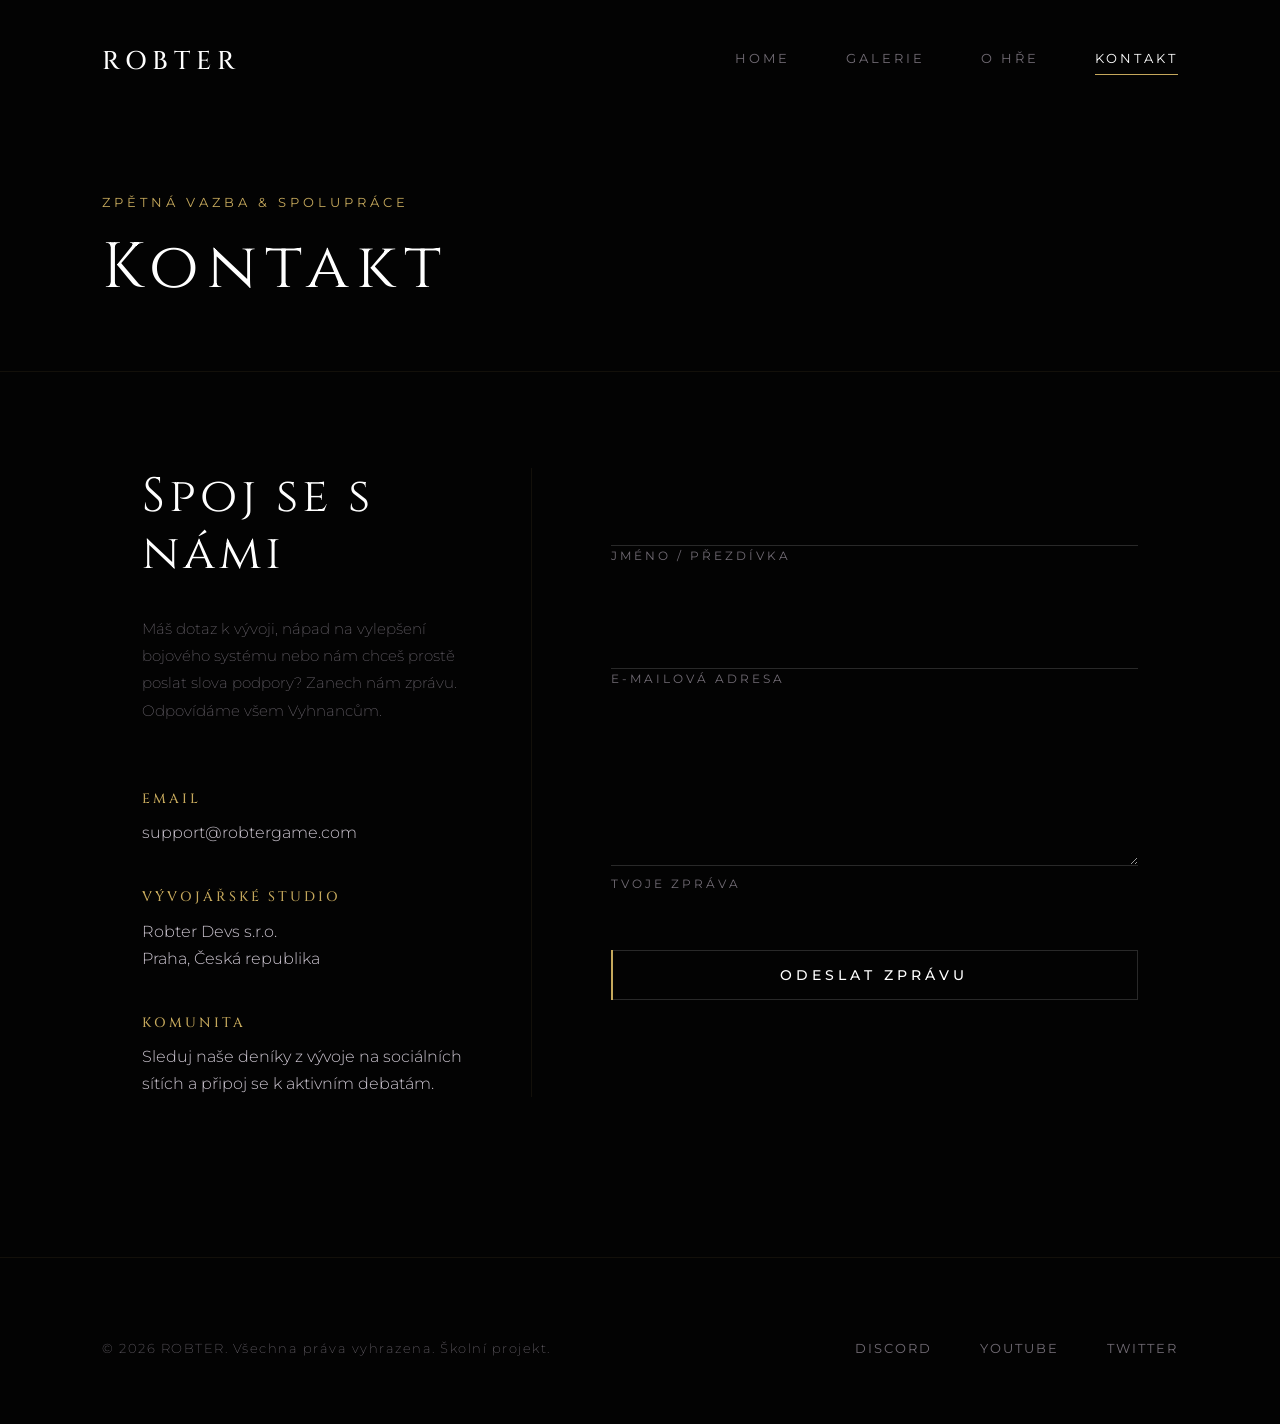
<file: kontakt.html>
<!DOCTYPE html>
<html lang="cs">
<head>
  <meta charset="UTF-8">
  <meta name="viewport" content="width=device-width, initial-scale=1.0">
  <meta name="description" content="ROBTER – Kontaktuj nás. Pošli nám zpětnou vazbu, nápady nebo dotazy ohledně vývoje hry.">
  <title>ROBTER — Kontakt</title>
  <link rel="stylesheet" href="style.css">
</head>
<body>

  <!-- HEADER -->
  <header id="main-header">
    <div class="logo" id="header-logo" onclick="location.href='index.html'">
      ROBTER
    </div>
    <nav>
      <a href="index.html" id="nav-home">Home</a>
      <a href="galerie.html" id="nav-gallery">Galerie</a>
      <a href="o hře.html" id="nav-about">O hře</a>
      <a href="kontakt.html" class="active" id="nav-contact">Kontakt</a>
    </nav>
  </header>

  <!-- NADPIS STRÁNKY -->
  <div class="page-header" id="contact-header">
    <span>ZPĚTNÁ VAZBA & SPOLUPRÁCE</span>
    <h1>Kontakt</h1>
  </div>

  <!-- SPOJOVACÍ ROZHRANÍ -->
  <main class="contact-editorial-layout" id="contact-layout">
    
    <!-- Levá strana: Informace -->
    <section class="contact-side-info" id="side-info">
      <div class="contact-main-title">
        <h2>Spoj se s námi</h2>
        <p>
          Máš dotaz k vývoji, nápad na vylepšení bojového systému nebo nám chceš prostě poslat slova podpory? Zanech nám zprávu. Odpovídáme všem Vyhnancům.
        </p>
      </div>

      <div class="contact-blocks">
        <div class="c-block" id="block-email">
          <h4>Email</h4>
          <p>support@robtergame.com</p>
        </div>

        <div class="c-block" id="block-studio">
          <h4>Vývojářské studio</h4>
          <p>Robter Devs s.r.o.<br>Praha, Česká republika</p>
        </div>

        <div class="c-block" id="block-community">
          <h4>Komunita</h4>
          <p>Sleduj naše deníky z vývoje na sociálních sítích a připoj se k aktivním debatám.</p>
        </div>
      </div>
    </section>

    <!-- Pravá strana: Formulář -->
    <section class="contact-editorial-form" id="form-section">
      <form action="#" method="POST" onsubmit="event.preventDefault(); alert('Tvoje zpráva byla úspěšně odeslána! Vývojáři ROBTER se ti brzy ozvou.'); this.reset();">
        
        <div class="form-group-minimal" id="group-name">
          <input type="text" id="name" name="name" required autocomplete="name">
          <label for="name">Jméno / Přezdívka</label>
        </div>

        <div class="form-group-minimal" id="group-email">
          <input type="email" id="email" name="email" required autocomplete="email">
          <label for="email">E-mailová Adresa</label>
        </div>

        <div class="form-group-minimal" id="group-message">
          <textarea id="message" name="message" required></textarea>
          <label for="message">Tvoje Zpráva</label>
        </div>

        <button type="submit" class="btn-line" style="width: 100%; text-align: center;" id="submit-btn">Odeslat zprávu</button>
      </form>
    </section>

  </main>

  <!-- ZÁPATÍ -->
  <footer>
    <div class="footer-credits">
      © 2026 ROBTER. Všechna práva vyhrazena. Školní projekt.
    </div>
    <div class="footer-socials">
      <a href="#" id="soc-discord">Discord</a>
      <a href="#" id="soc-youtube">YouTube</a>
      <a href="#" id="soc-twitter">Twitter</a>
    </div>
  </footer>

</body>
</html>
</file>
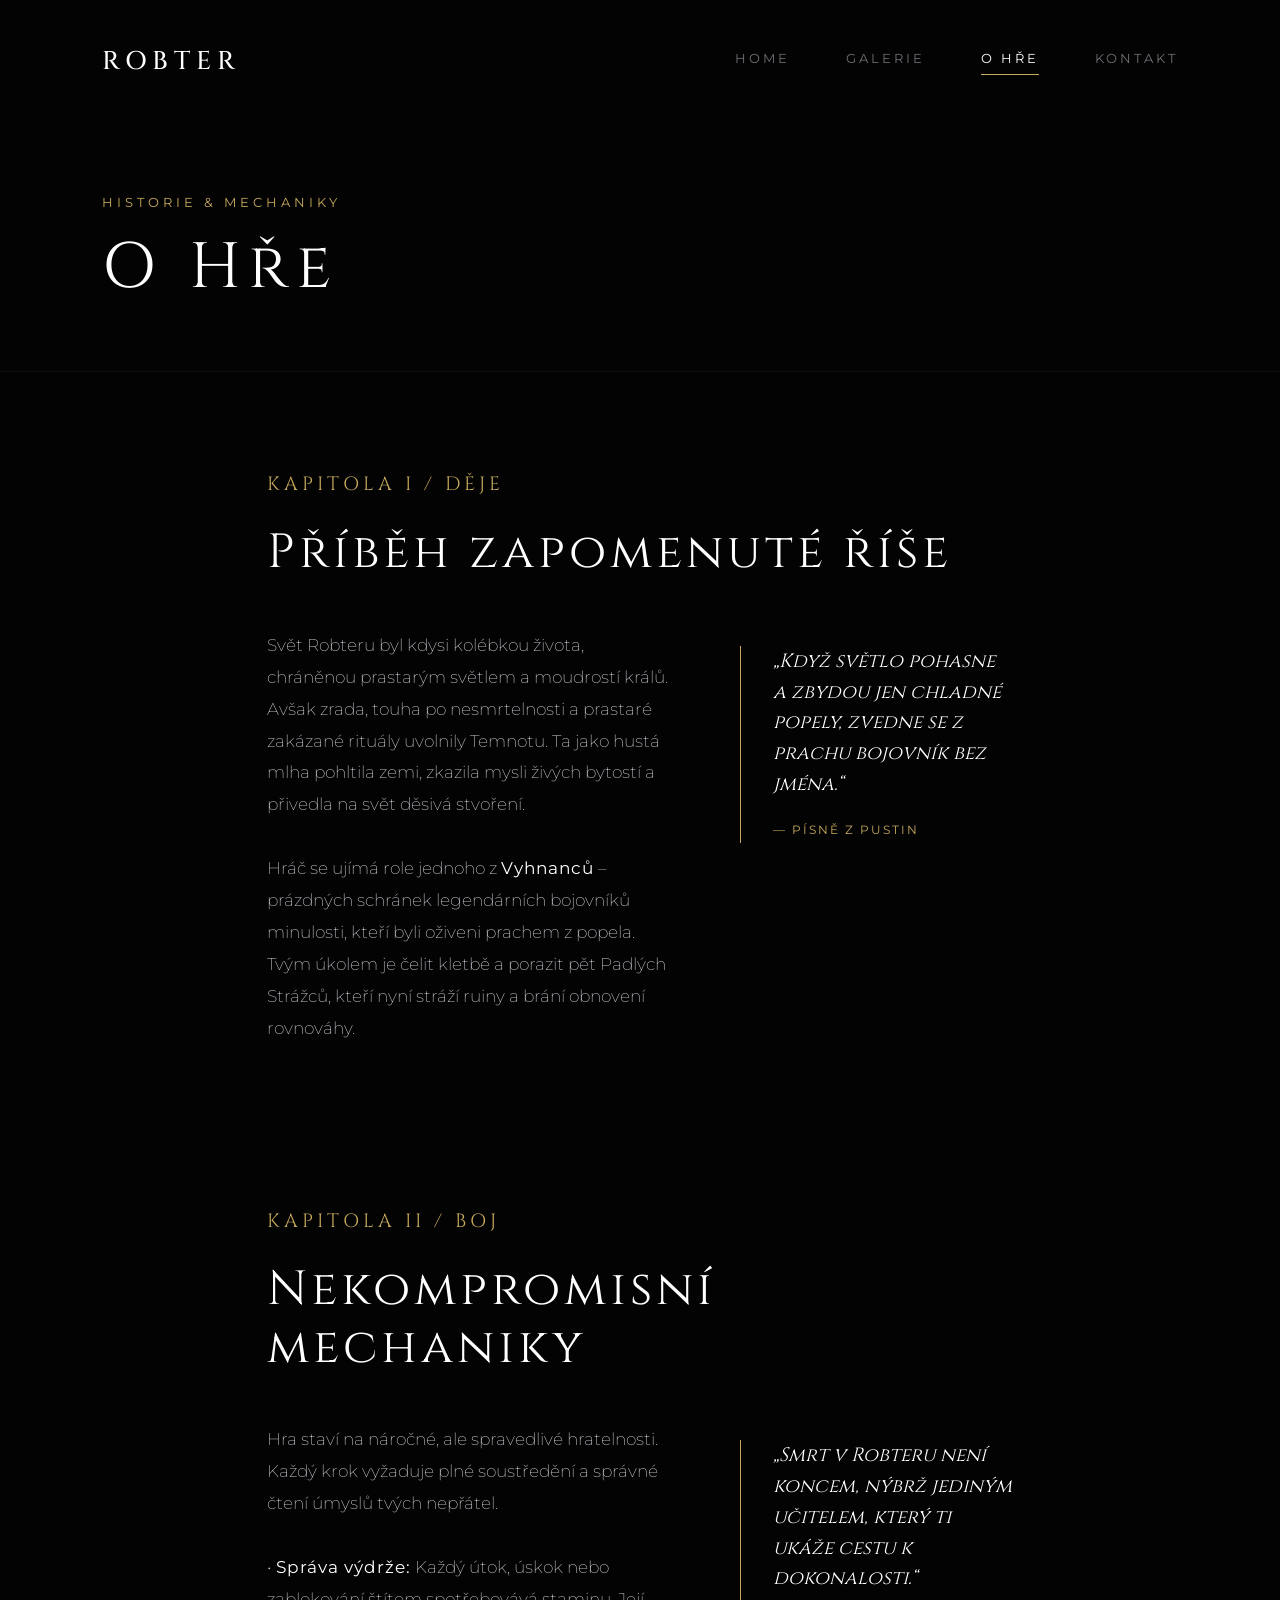
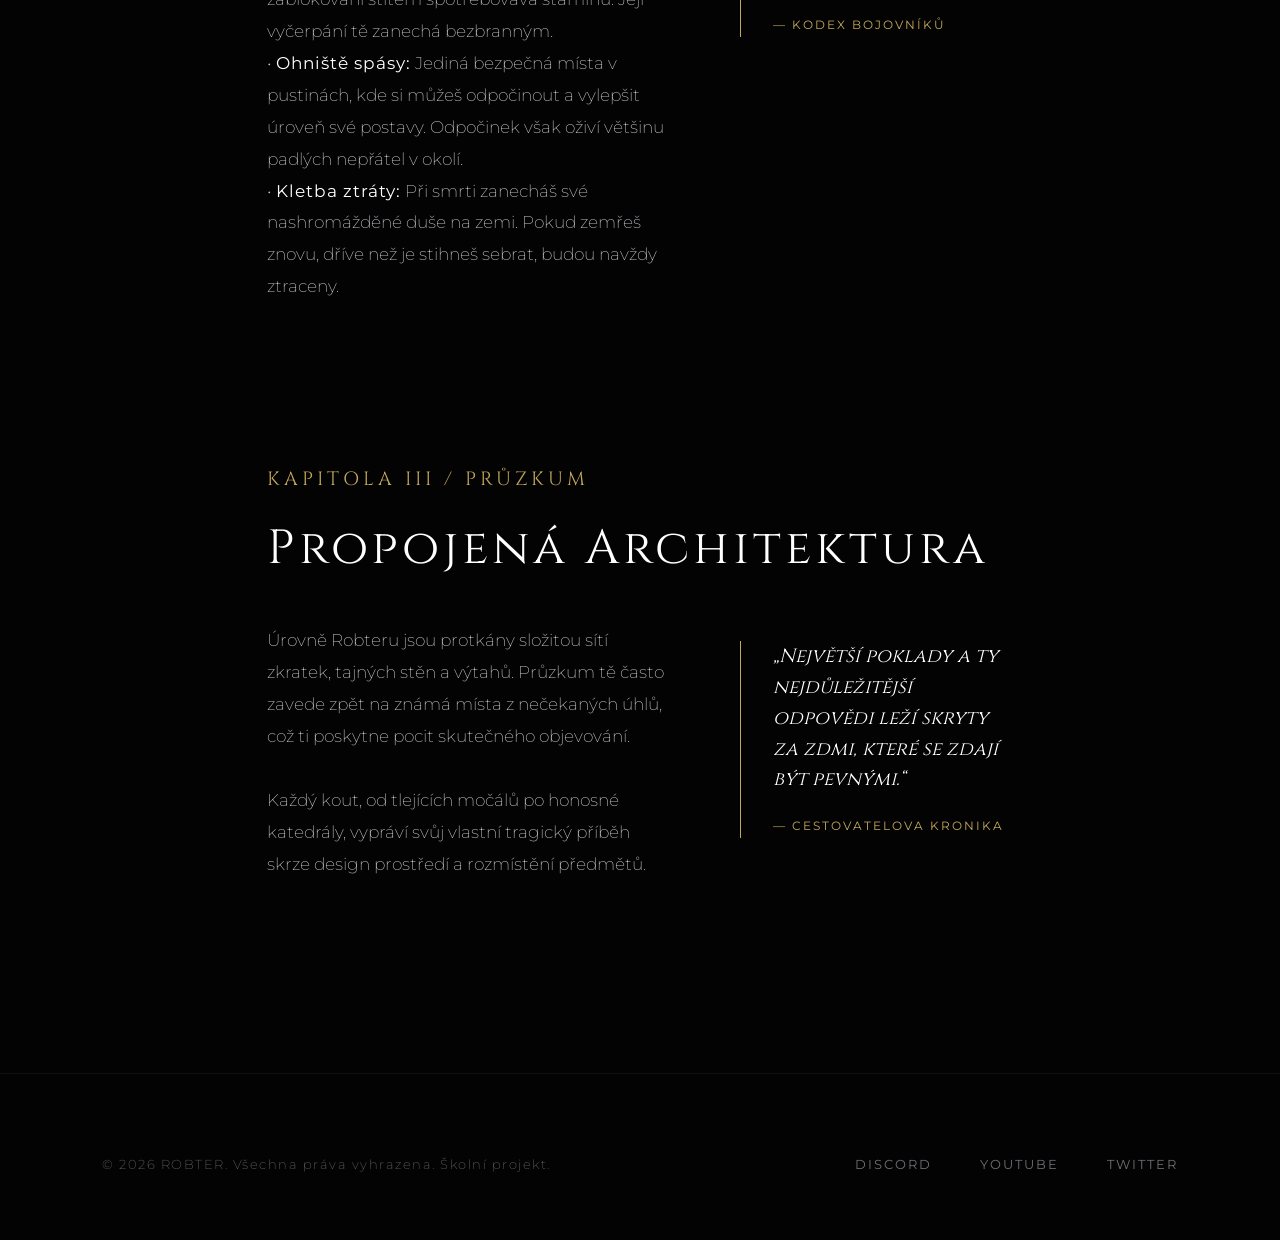
<file: o hře.html>
<!DOCTYPE html>
<html lang="cs">
<head>
  <meta charset="UTF-8">
  <meta name="viewport" content="width=device-width, initial-scale=1.0">
  <meta name="description" content="ROBTER – Detaily o hře, příběhu, herních mechanikách a herním světě.">
  <title>ROBTER — O hře</title>
  <link rel="stylesheet" href="style.css">
</head>
<body>

  <!-- HEADER -->
  <header id="main-header">
    <div class="logo" id="header-logo" onclick="location.href='index.html'">
      ROBTER
    </div>
    <nav>
      <a href="index.html" id="nav-home">Home</a>
      <a href="galerie.html" id="nav-gallery">Galerie</a>
      <a href="o hře.html" class="active" id="nav-about">O hře</a>
      <a href="kontakt.html" id="nav-contact">Kontakt</a>
    </nav>
  </header>

  <!-- NADPIS STRÁNKY -->
  <div class="page-header" id="about-header">
    <span>HISTORIE & MECHANIKY</span>
    <h1>O Hře</h1>
  </div>

  <!-- EDITORIAL KNIHA LORE -->
  <main class="lore-editorial-layout" id="lore-layout">
    
    <!-- Kapitola I -->
    <article class="lore-chapter" id="chap-story">
      <span class="chapter-num">KAPITOLA I / DĚJE</span>
      <h2>Příběh zapomenuté říše</h2>
      
      <div class="lore-content-grid">
        <div class="lore-body-text">
          <p>
            Svět Robteru byl kdysi kolébkou života, chráněnou prastarým světlem a moudrostí králů. Avšak zrada, touha po nesmrtelnosti a prastaré zakázané rituály uvolnily Temnotu. Ta jako hustá mlha pohltila zemi, zkazila mysli živých bytostí a přivedla na svět děsivá stvoření.
          </p>
          <p>
            Hráč se ujímá role jednoho z <strong>Vyhnanců</strong> – prázdných schránek legendárních bojovníků minulosti, kteří byli oživeni prachem z popela. Tvým úkolem je čelit kletbě a porazit pět Padlých Strážců, kteří nyní stráží ruiny a brání obnovení rovnováhy.
          </p>
        </div>
        <div class="lore-side-quote">
          <blockquote>
            „Když světlo pohasne a zbydou jen chladné popely, zvedne se z prachu bojovník bez jména.“
          </blockquote>
          <span>— Písně z pustin</span>
        </div>
      </div>
    </article>

    <!-- Kapitola II -->
    <article class="lore-chapter" id="chap-mechanics">
      <span class="chapter-num">KAPITOLA II / BOJ</span>
      <h2>Nekompromisní mechaniky</h2>
      
      <div class="lore-content-grid">
        <div class="lore-body-text">
          <p>
            Hra staví na náročné, ale spravedlivé hratelnosti. Každý krok vyžaduje plné soustředění a správné čtení úmyslů tvých nepřátel.
          </p>
          <p>
            • <strong>Správa výdrže:</strong> Každý útok, úskok nebo zablokování štítem spotřebovává staminu. Její vyčerpání tě zanechá bezbranným.<br>
            • <strong>Ohniště spásy:</strong> Jediná bezpečná místa v pustinách, kde si můžeš odpočinout a vylepšit úroveň své postavy. Odpočinek však oživí většinu padlých nepřátel v okolí.<br>
            • <strong>Kletba ztráty:</strong> Při smrti zanecháš své nashromážděné duše na zemi. Pokud zemřeš znovu, dříve než je stihneš sebrat, budou navždy ztraceny.
          </p>
        </div>
        <div class="lore-side-quote">
          <blockquote>
            „Smrt v Robteru není koncem, nýbrž jediným učitelem, který ti ukáže cestu k dokonalosti.“
          </blockquote>
          <span>— Kodex bojovníků</span>
        </div>
      </div>
    </article>

    <!-- Kapitola III -->
    <article class="lore-chapter" id="chap-world">
      <span class="chapter-num">KAPITOLA III / PRŮZKUM</span>
      <h2>Propojená Architektura</h2>
      
      <div class="lore-content-grid">
        <div class="lore-body-text">
          <p>
            Úrovně Robteru jsou protkány složitou sítí zkratek, tajných stěn a výtahů. Průzkum tě často zavede zpět na známá místa z nečekaných úhlů, což ti poskytne pocit skutečného objevování.
          </p>
          <p>
            Každý kout, od tlejících močálů po honosné katedrály, vypráví svůj vlastní tragický příběh skrze design prostředí a rozmístění předmětů.
          </p>
        </div>
        <div class="lore-side-quote">
          <blockquote>
            „Největší poklady a ty nejdůležitější odpovědi leží skryty za zdmi, které se zdají být pevnými.“
          </blockquote>
          <span>— Cestovatelova kronika</span>
        </div>
      </div>
    </article>

  </main>

  <!-- ZÁPATÍ -->
  <footer>
    <div class="footer-credits">
      © 2026 ROBTER. Všechna práva vyhrazena. Školní projekt.
    </div>
    <div class="footer-socials">
      <a href="#" id="soc-discord">Discord</a>
      <a href="#" id="soc-youtube">YouTube</a>
      <a href="#" id="soc-twitter">Twitter</a>
    </div>
  </footer>

</body>
</html>
</file>
<file: style.css>
@import url('https://fonts.googleapis.com/css2?family=Cinzel:wght@300;400;500;700&family=Montserrat:wght@200;300;400;500;600&display=swap');

/* ==========================================
   1. MINIMALISTICKÝ EDITORIAL SYSTÉM (TOKENS)
   ========================================== */
:root {
  --bg-dark: #030303;
  --bg-deep: #080808;
  --color-text: #cbc4cf;
  --color-heading: #ffffff;
  --color-muted: #726c75;
  --accent-gold: #c5a85c;
  --accent-gold-glow: rgba(197, 168, 92, 0.2);
  --border-subtle: rgba(197, 168, 92, 0.08);
  --font-heading: 'Cinzel', serif;
  --font-body: 'Montserrat', sans-serif;
  --transition-editorial: all 0.6s cubic-bezier(0.16, 1, 0.3, 1);
}

* {
  box-sizing: border-box;
  margin: 0;
  padding: 0;
}

body {
  background-color: var(--bg-dark);
  color: var(--color-text);
  font-family: var(--font-body);
  line-height: 1.7;
  overflow-x: hidden;
}

/* Custom Scrollbar */
::-webkit-scrollbar {
  width: 6px;
}
::-webkit-scrollbar-track {
  background: var(--bg-dark);
}
::-webkit-scrollbar-thumb {
  background: #1b191c;
  border-radius: 3px;
}
::-webkit-scrollbar-thumb:hover {
  background: var(--accent-gold);
}

/* ==========================================
   2. SPOLEČNÁ HLAVIČKA A NAVIGACE
   ========================================== */
header {
  position: absolute;
  top: 0;
  left: 0;
  width: 100%;
  padding: 2.5rem 8%;
  display: flex;
  justify-content: space-between;
  align-items: center;
  z-index: 100;
}

.logo {
  font-family: var(--font-heading);
  font-size: 1.6rem;
  font-weight: 500;
  letter-spacing: 6px;
  color: #ffffff;
  cursor: pointer;
  transition: var(--transition-editorial);
}

.logo:hover {
  color: var(--accent-gold);
  letter-spacing: 8px;
}

nav {
  display: flex;
  gap: 3.5rem;
}

nav a {
  font-family: var(--font-body);
  font-size: 0.8rem;
  font-weight: 400;
  text-transform: uppercase;
  color: var(--color-muted);
  text-decoration: none;
  letter-spacing: 3px;
  transition: var(--transition-editorial);
  position: relative;
  padding-bottom: 5px;
}

nav a::after {
  content: '';
  position: absolute;
  bottom: 0;
  left: 0;
  width: 0;
  height: 1px;
  background: var(--accent-gold);
  transition: var(--transition-editorial);
}

nav a:hover, nav a.active {
  color: #ffffff;
}

nav a:hover::after, nav a.active::after {
  width: 100%;
}

@media (max-width: 768px) {
  header {
    flex-direction: column;
    gap: 1.5rem;
    padding: 1.5rem;
  }
  nav {
    gap: 1.5rem;
  }
}

/* ==========================================
   3. ASYMETRICKÝ SPLIT HERO & HLAVIČKY STRÁNEK
   ========================================== */
.hero-split {
  min-height: 100vh;
  display: grid;
  grid-template-columns: 1.12fr 0.88fr;
  align-items: center;
  position: relative;
  padding: 0 0 0 8%;
}

.hero-left {
  padding-right: 10%;
  z-index: 10;
  animation: slideInLeft 1.2s cubic-bezier(0.16, 1, 0.3, 1);
}

.hero-left h1 {
  font-family: var(--font-heading);
  font-size: 5.5rem;
  font-weight: 300;
  line-height: 1.1;
  letter-spacing: 8px;
  margin-bottom: 2rem;
  color: #ffffff;
}

.hero-left h1 span {
  display: block;
  font-size: 2.2rem;
  color: var(--accent-gold);
  letter-spacing: 4px;
  margin-top: 0.5rem;
}

.hero-left p {
  font-size: 1.05rem;
  font-weight: 200;
  color: var(--color-muted);
  max-width: 500px;
  margin-bottom: 3.5rem;
  letter-spacing: 0.5px;
}

.hero-right {
  height: 100vh;
  position: relative;
  overflow: hidden;
  border-left: 1px solid var(--border-subtle);
}

.hero-right img {
  width: 100%;
  height: 100%;
  object-fit: cover;
  filter: grayscale(100%) contrast(120%) brightness(55%);
  transition: var(--transition-editorial);
}

.hero-right::after {
  content: '';
  position: absolute;
  top: 0;
  left: 0;
  width: 100%;
  height: 100%;
  background: linear-gradient(to right, var(--bg-dark), transparent 30%);
}

.hero-split:hover .hero-right img {
  filter: grayscale(80%) contrast(110%) brightness(65%);
  transform: scale(1.03);
}

/* Společná hlavička pro vnitřní stránky (Galerie, O Hře, Kontakt) */
.page-header {
  padding: 12rem 8% 4rem;
  border-bottom: 1px solid var(--border-subtle);
}

.page-header span {
  font-family: var(--font-body);
  font-size: 0.8rem;
  font-weight: 400;
  text-transform: uppercase;
  color: var(--accent-gold);
  letter-spacing: 4px;
  display: block;
  margin-bottom: 1rem;
}

.page-header h1 {
  font-family: var(--font-heading);
  font-size: 4rem;
  font-weight: 300;
  letter-spacing: 8px;
  color: #ffffff;
  line-height: 1.2;
}

@media (max-width: 900px) {
  .hero-split {
    grid-template-columns: 1fr;
    padding: 8rem 2rem 4rem;
  }
  .hero-left {
    padding-right: 0;
  }
  .hero-left h1 {
    font-size: 3.8rem;
  }
  .hero-right {
    display: none;
  }
  .page-header {
    padding: 8rem 2rem 3rem;
  }
  .page-header h1 {
    font-size: 2.8rem;
  }
}

/* Minimalistické tlačítko s čistou linkou (Fine-Line Button) */
.btn-line {
  display: inline-block;
  font-family: var(--font-body);
  font-size: 0.85rem;
  font-weight: 500;
  text-transform: uppercase;
  letter-spacing: 4px;
  color: #ffffff;
  text-decoration: none;
  padding: 1rem 2.2rem;
  border: 1px solid rgba(255, 255, 255, 0.15);
  background: transparent;
  transition: var(--transition-editorial);
  cursor: pointer;
  position: relative;
}

.btn-line::after {
  content: '';
  position: absolute;
  top: -1px;
  left: -1px;
  width: 0;
  height: calc(100% + 2px);
  border-left: 1px solid var(--accent-gold);
  border-right: 1px solid var(--accent-gold);
  transition: var(--transition-editorial);
}

.btn-line:hover {
  border-color: var(--accent-gold);
  color: var(--accent-gold);
  padding-left: 2.8rem;
  padding-right: 1.6rem;
}

.btn-line:hover::after {
  width: calc(100% + 2px);
}

/* ==========================================
   4. ALTERNUJÍCÍ EDITORIAL SEKCE
   ========================================== */
section.editorial-block {
  padding: 10rem 8%;
  border-bottom: 1px solid var(--border-subtle);
  background: var(--bg-dark);
}

.editorial-layout {
  display: grid;
  grid-template-columns: 1fr 1.1fr;
  gap: 8%;
  align-items: center;
}

.editorial-layout.reverse {
  grid-template-columns: 1.1fr 1fr;
}

.editorial-text {
  padding: 2rem 0;
}

.editorial-number {
  font-family: var(--font-heading);
  font-size: 1.1rem;
  color: var(--accent-gold);
  letter-spacing: 4px;
  margin-bottom: 1rem;
  display: block;
}

.editorial-text h2 {
  font-family: var(--font-heading);
  font-size: 2.8rem;
  font-weight: 300;
  letter-spacing: 4px;
  line-height: 1.2;
  margin-bottom: 2rem;
  color: #ffffff;
}

.editorial-text p {
  font-size: 0.95rem;
  font-weight: 200;
  color: var(--color-muted);
  line-height: 1.8;
  margin-bottom: 2rem;
}

.editorial-image-container {
  height: 480px;
  overflow: hidden;
  border: 1px solid var(--border-subtle);
  position: relative;
}

.editorial-image-container img {
  width: 100%;
  height: 100%;
  object-fit: cover;
  filter: grayscale(100%) contrast(115%) brightness(70%);
  transition: var(--transition-editorial);
}

.editorial-image-container:hover img {
  filter: grayscale(40%) contrast(105%) brightness(85%);
  transform: scale(1.04);
}

@media (max-width: 900px) {
  section.editorial-block {
    padding: 6rem 2rem;
  }
  .editorial-layout, .editorial-layout.reverse {
    grid-template-columns: 1fr;
    gap: 3rem;
  }
  .editorial-image-container {
    height: 320px;
    order: 2;
  }
}

/* Citátová sekce (Prophecy Divider) */
.editorial-prophecy {
  padding: 8rem 8%;
  text-align: center;
  border-bottom: 1px solid var(--border-subtle);
}

.editorial-prophecy blockquote {
  font-family: var(--font-heading);
  font-size: 2rem;
  font-weight: 300;
  line-height: 1.8;
  letter-spacing: 2px;
  max-width: 900px;
  margin: 0 auto 2rem;
  color: #f1ebf4;
}

.editorial-prophecy cite {
  font-family: var(--font-body);
  font-size: 0.8rem;
  font-style: normal;
  text-transform: uppercase;
  letter-spacing: 4px;
  color: var(--accent-gold);
}

@media (max-width: 768px) {
  .editorial-prophecy blockquote {
    font-size: 1.4rem;
  }
}

/* ==========================================
   5. VELKÉ ŘÁDKOVÉ ODKAZY S LINKOU
   ========================================== */
.showcase-links-section {
  padding: 10rem 8%;
  background: var(--bg-deep);
  border-bottom: 1px solid var(--border-subtle);
}

.showcase-header {
  margin-bottom: 5rem;
}

.showcase-header span {
  font-family: var(--font-heading);
  font-size: 0.9rem;
  color: var(--accent-gold);
  letter-spacing: 4px;
}

.showcase-header h2 {
  font-family: var(--font-heading);
  font-size: 3rem;
  font-weight: 300;
  letter-spacing: 6px;
  color: #ffffff;
  margin-top: 0.5rem;
}

.links-list {
  display: flex;
  flex-direction: column;
}

.link-row {
  display: flex;
  justify-content: space-between;
  align-items: center;
  padding: 2.8rem 0;
  border-bottom: 1px solid var(--border-subtle);
  text-decoration: none;
  color: #ffffff;
  transition: var(--transition-editorial);
}

.link-title {
  display: flex;
  align-items: baseline;
  gap: 2.5rem;
}

.link-number {
  font-family: var(--font-body);
  font-size: 0.9rem;
  font-weight: 300;
  color: var(--accent-gold);
  letter-spacing: 2px;
}

.link-name {
  font-family: var(--font-heading);
  font-size: 2.6rem;
  font-weight: 300;
  letter-spacing: 6px;
  transition: var(--transition-editorial);
}

.link-desc {
  font-size: 0.95rem;
  font-weight: 200;
  color: var(--color-muted);
  letter-spacing: 1px;
  transition: var(--transition-editorial);
}

.link-row:hover {
  padding-left: 2rem;
  border-bottom-color: var(--accent-gold);
  background: linear-gradient(90deg, rgba(197, 168, 92, 0.02), transparent);
}

.link-row:hover .link-name {
  color: var(--accent-gold);
  letter-spacing: 9px;
  text-shadow: 0 0 10px var(--accent-gold-glow);
}

.link-row:hover .link-desc {
  color: #ffffff;
}

@media (max-width: 768px) {
  .link-row {
    flex-direction: column;
    align-items: flex-start;
    gap: 1rem;
    padding: 2rem 0;
  }
  .link-title {
    gap: 1rem;
  }
  .link-name {
    font-size: 1.8rem;
  }
}

/* ==========================================
   6. VÝSTAVNÍ RESPONSIVNÍ GALERIE
   ========================================== */
.gallery-section {
  padding: 6rem 8% 10rem;
  background: var(--bg-dark);
}

.gallery-editorial-grid {
  display: grid;
  grid-template-columns: repeat(2, 1fr);
  gap: 6rem 4rem;
  max-width: 1200px;
  margin: 0 auto;
}

.exhibition-item {
  display: flex;
  flex-direction: column;
}

.exhibition-item.tall {
  margin-top: 4rem;
}

.exhibition-img-box {
  width: 100%;
  aspect-ratio: 4/3;
  overflow: hidden;
  border: 1px solid var(--border-subtle);
  margin-bottom: 1.5rem;
  position: relative;
}

.exhibition-item.tall .exhibition-img-box {
  aspect-ratio: 3/4;
}

.exhibition-img-box img {
  width: 100%;
  height: 100%;
  object-fit: cover;
  filter: grayscale(100%) contrast(115%) brightness(65%);
  transition: var(--transition-editorial);
}

.exhibition-info {
  display: flex;
  justify-content: space-between;
  align-items: flex-start;
  padding: 0 5px;
}

.exhibition-title {
  font-family: var(--font-heading);
  font-size: 1.25rem;
  letter-spacing: 2px;
  color: #ffffff;
  font-weight: 300;
  transition: var(--transition-editorial);
}

.exhibition-meta {
  font-family: var(--font-body);
  font-size: 0.75rem;
  text-transform: uppercase;
  letter-spacing: 2px;
  color: var(--accent-gold);
}

.exhibition-item:hover .exhibition-img-box img {
  filter: grayscale(15%) contrast(105%) brightness(85%);
  transform: scale(1.03);
}

.exhibition-item:hover .exhibition-title {
  color: var(--accent-gold);
  padding-left: 5px;
}

@media (max-width: 900px) {
  .gallery-editorial-grid {
    grid-template-columns: 1fr;
    gap: 4rem;
  }
  .exhibition-item.tall {
    margin-top: 0;
  }
}

/* ==========================================
   7. STRÁNKA LORE / KNIHA (O HŘE)
   ========================================== */
.lore-editorial-layout {
  padding: 6rem 8% 10rem;
  max-width: 950px;
  margin: 0 auto;
}

.lore-chapter {
  margin-bottom: 8rem;
  position: relative;
}

.lore-chapter:last-child {
  margin-bottom: 0;
}

.chapter-num {
  font-family: var(--font-heading);
  font-size: 1.2rem;
  color: var(--accent-gold);
  letter-spacing: 4px;
  display: block;
  margin-bottom: 1.5rem;
}

.lore-chapter h2 {
  font-family: var(--font-heading);
  font-size: 3rem;
  font-weight: 300;
  letter-spacing: 4px;
  line-height: 1.2;
  color: #ffffff;
  margin-bottom: 3rem;
}

.lore-content-grid {
  display: grid;
  grid-template-columns: 1.2fr 0.8fr;
  gap: 4rem;
}

.lore-body-text {
  font-size: 1.05rem;
  font-weight: 200;
  color: var(--color-text);
  line-height: 1.9;
}

.lore-body-text p {
  margin-bottom: 2rem;
}

.lore-body-text strong {
  color: #ffffff;
  font-weight: 400;
  letter-spacing: 1px;
}

.lore-side-quote {
  border-left: 1px solid var(--accent-gold);
  padding-left: 2rem;
  height: fit-content;
  margin-top: 1rem;
}

.lore-side-quote blockquote {
  font-family: var(--font-heading);
  font-style: italic;
  font-size: 1.2rem;
  color: #ffffff;
  line-height: 1.6;
  margin-bottom: 1rem;
}

.lore-side-quote span {
  font-size: 0.75rem;
  text-transform: uppercase;
  letter-spacing: 2px;
  color: var(--accent-gold);
}

@media (max-width: 900px) {
  .lore-content-grid {
    grid-template-columns: 1fr;
    gap: 2.5rem;
  }
  .lore-side-quote {
    padding-left: 1.5rem;
    margin-top: 0;
  }
  .lore-chapter h2 {
    font-size: 2.2rem;
    margin-bottom: 2rem;
  }
  .lore-chapter {
    margin-bottom: 5rem;
  }
}

/* ==========================================
   8. MODERNÍ EDITORIAL KONTAKTNÍ FORMULÁŘ
   ========================================== */
.contact-editorial-layout {
  padding: 6rem 8% 10rem;
  display: grid;
  grid-template-columns: 0.85fr 1.15fr;
  gap: 8%;
  max-width: 1200px;
  margin: 0 auto;
}

.contact-side-info {
  display: flex;
  flex-direction: column;
  justify-content: space-between;
  border-right: 1px solid var(--border-subtle);
  padding-right: 10%;
}

.contact-main-title h2 {
  font-family: var(--font-heading);
  font-size: 3rem;
  font-weight: 300;
  letter-spacing: 4px;
  line-height: 1.2;
  color: #ffffff;
  margin-bottom: 2rem;
}

.contact-main-title p {
  font-size: 0.95rem;
  font-weight: 200;
  color: var(--color-muted);
  line-height: 1.8;
}

.contact-blocks {
  margin-top: 4rem;
  display: flex;
  flex-direction: column;
  gap: 2.5rem;
}

.c-block h4 {
  font-family: var(--font-heading);
  font-size: 0.85rem;
  font-weight: 500;
  letter-spacing: 3px;
  color: var(--accent-gold);
  text-transform: uppercase;
  margin-bottom: 0.5rem;
}

.c-block p {
  font-size: 1rem;
  font-weight: 300;
  color: var(--color-text);
}

.contact-editorial-form {
  padding: 2rem 0;
}

.form-group-minimal {
  margin-bottom: 3.5rem;
  position: relative;
}

.form-group-minimal label {
  display: block;
  font-family: var(--font-body);
  font-size: 0.75rem;
  font-weight: 400;
  text-transform: uppercase;
  color: var(--color-muted);
  letter-spacing: 3px;
  margin-bottom: 0.8rem;
  transition: var(--transition-editorial);
}

.form-group-minimal input,
.form-group-minimal textarea {
  width: 100%;
  background: transparent;
  border: none;
  border-bottom: 1px solid rgba(255, 255, 255, 0.15);
  padding: 0.8rem 0;
  color: #ffffff;
  font-family: var(--font-body);
  font-size: 1.05rem;
  font-weight: 300;
  transition: var(--transition-editorial);
}

.form-group-minimal input:focus,
.form-group-minimal textarea:focus {
  outline: none;
  border-bottom-color: var(--accent-gold);
}

.form-group-minimal input:focus + label,
.form-group-minimal textarea:focus + label {
  color: var(--accent-gold);
  letter-spacing: 4px;
}

.form-group-minimal textarea {
  min-height: 120px;
  resize: vertical;
}

@media (max-width: 900px) {
  .contact-editorial-layout {
    grid-template-columns: 1fr;
    gap: 4rem;
  }
  .contact-side-info {
    border-right: none;
    padding-right: 0;
    border-bottom: 1px solid var(--border-subtle);
    padding-bottom: 4rem;
  }
}

/* ==========================================
   9. EDITORIAL ZÁPATÍ (FOOTER)
   ========================================== */
footer {
  background: var(--bg-dark);
  padding: 5rem 8% 4rem;
  display: flex;
  justify-content: space-between;
  align-items: center;
  font-size: 0.8rem;
  color: var(--color-muted);
  letter-spacing: 1.5px;
  border-top: 1px solid var(--border-subtle);
}

.footer-credits {
  font-weight: 200;
}

.footer-socials {
  display: flex;
  gap: 3rem;
}

.footer-socials a {
  color: var(--color-muted);
  text-decoration: none;
  text-transform: uppercase;
  letter-spacing: 2px;
  transition: var(--transition-editorial);
}

.footer-socials a:hover {
  color: #ffffff;
}

@media (max-width: 768px) {
  footer {
    flex-direction: column;
    gap: 2rem;
    text-align: center;
    padding: 4rem 2rem;
  }
}

/* ==========================================
   10. POHYBOVÉ ANIMACE
   ========================================== */
@keyframes slideInLeft {
  from {
    opacity: 0;
    transform: translateX(-40px);
  }
  to {
    opacity: 1;
    transform: translateX(0);
  }
}
</file>
